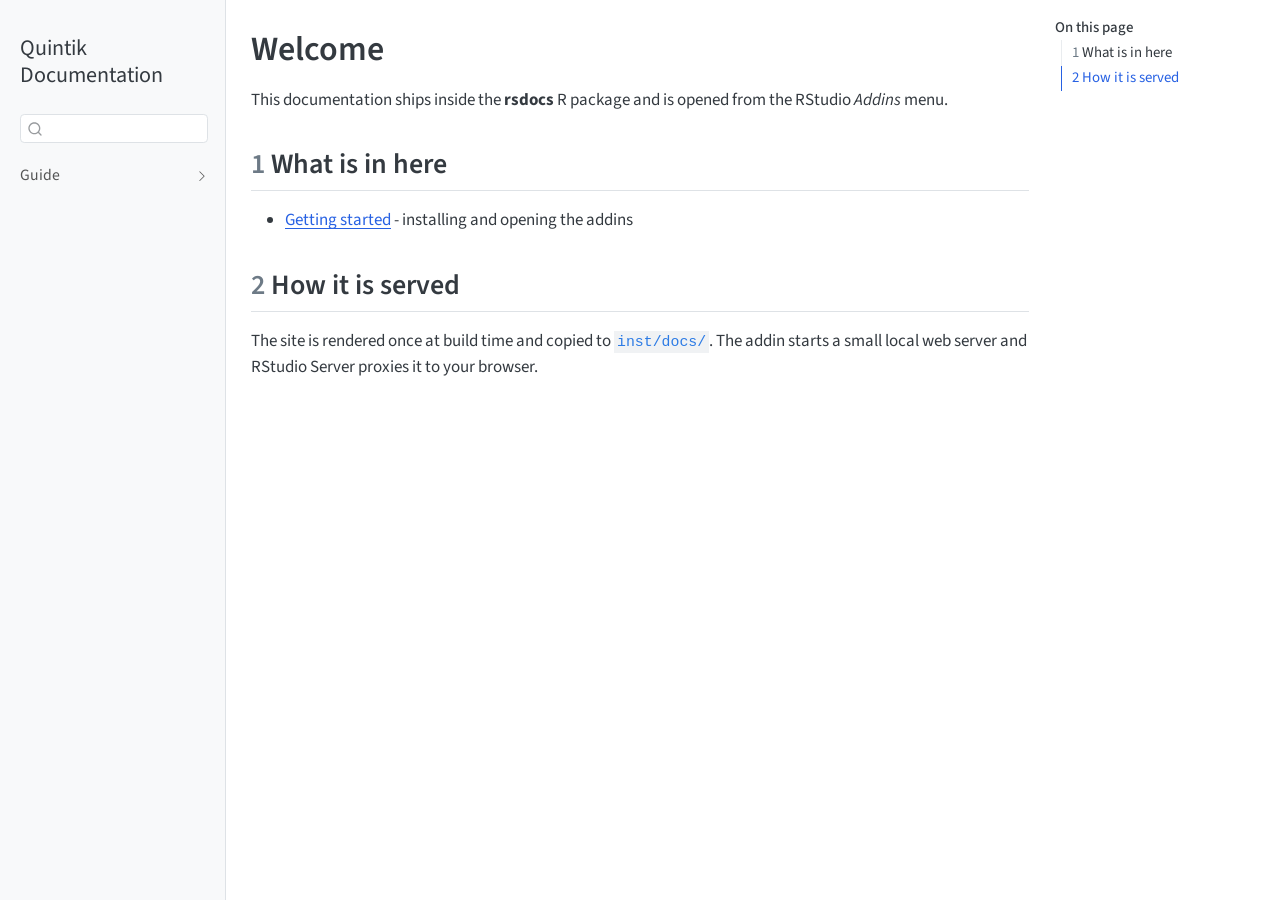
<file: inst/docs/index.html>
<!DOCTYPE html>
<html xmlns="http://www.w3.org/1999/xhtml" lang="en" xml:lang="en"><head>

<meta charset="utf-8">
<meta name="generator" content="quarto-1.9.37">

<meta name="viewport" content="width=device-width, initial-scale=1.0, user-scalable=yes">


<title>Welcome – Quintik Documentation</title>
<style>
/* Default styles provided by pandoc.
** See https://pandoc.org/MANUAL.html#variables-for-html for config info.
*/
code{white-space: pre-wrap;}
span.smallcaps{font-variant: small-caps;}
div.columns{display: flex; gap: min(4vw, 1.5em);}
div.column{flex: auto; overflow-x: auto;}
div.hanging-indent{margin-left: 1.5em; text-indent: -1.5em;}
ul.task-list{list-style: none;}
ul.task-list li input[type="checkbox"] {
  width: 0.8em;
  margin: 0 0.8em 0.2em -1em; /* quarto-specific, see https://github.com/quarto-dev/quarto-cli/issues/4556 */ 
  vertical-align: middle;
}
</style>


<script src="site_libs/quarto-nav/quarto-nav.js"></script>
<script src="site_libs/quarto-nav/headroom.min.js"></script>
<script src="site_libs/clipboard/clipboard.min.js"></script>
<script src="site_libs/quarto-search/autocomplete.umd.js"></script>
<script src="site_libs/quarto-search/fuse.min.js"></script>
<script src="site_libs/quarto-search/quarto-search.js"></script>
<meta name="quarto:offset" content="./">
<script src="site_libs/quarto-html/quarto.js" type="module"></script>
<script src="site_libs/quarto-html/tabsets/tabsets.js" type="module"></script>
<script src="site_libs/quarto-html/popper.min.js"></script>
<script src="site_libs/quarto-html/tippy.umd.min.js"></script>
<script src="site_libs/quarto-html/anchor.min.js"></script>
<link href="site_libs/quarto-html/tippy.css" rel="stylesheet">
<link href="site_libs/quarto-html/quarto-syntax-highlighting-7f8f88aac4f3542376d5c11b86a4c14d.css" rel="stylesheet" id="quarto-text-highlighting-styles">
<script src="site_libs/bootstrap/bootstrap.min.js"></script>
<link href="site_libs/bootstrap/bootstrap-icons.css" rel="stylesheet">
<link href="site_libs/bootstrap/bootstrap-1f89071b5050a14ca1d87dfc5f82549c.min.css" rel="stylesheet" append-hash="true" id="quarto-bootstrap" data-mode="light">
<script id="quarto-search-options" type="application/json">{
  "location": "sidebar",
  "copy-button": false,
  "collapse-after": 3,
  "panel-placement": "start",
  "type": "textbox",
  "limit": 50,
  "keyboard-shortcut": [
    "f",
    "/",
    "s"
  ],
  "show-item-context": false,
  "language": {
    "search-no-results-text": "No results",
    "search-matching-documents-text": "matching documents",
    "search-copy-link-title": "Copy link to search",
    "search-hide-matches-text": "Hide additional matches",
    "search-more-match-text": "more match in this document",
    "search-more-matches-text": "more matches in this document",
    "search-clear-button-title": "Clear",
    "search-text-placeholder": "",
    "search-detached-cancel-button-title": "Cancel",
    "search-submit-button-title": "Submit",
    "search-label": "Search"
  }
}</script>


<link rel="stylesheet" href="styles.css">
</head>

<body class="nav-sidebar docked quarto-light">

<div id="quarto-search-results"></div>
  <header id="quarto-header" class="headroom fixed-top">
  <nav class="quarto-secondary-nav">
    <div class="container-fluid d-flex">
      <button type="button" class="quarto-btn-toggle btn" data-bs-toggle="collapse" role="button" data-bs-target=".quarto-sidebar-collapse-item" aria-controls="quarto-sidebar" aria-expanded="false" aria-label="Toggle sidebar navigation" onclick="if (window.quartoToggleHeadroom) { window.quartoToggleHeadroom(); }">
        <i class="bi bi-layout-text-sidebar-reverse"></i>
      </button>
        <nav class="quarto-page-breadcrumbs" aria-label="breadcrumb"><ol class="breadcrumb"><li class="breadcrumb-item">
      Quintik Documentation
      </li></ol></nav>
        <a class="flex-grow-1" role="navigation" data-bs-toggle="collapse" data-bs-target=".quarto-sidebar-collapse-item" aria-controls="quarto-sidebar" aria-expanded="false" aria-label="Toggle sidebar navigation" onclick="if (window.quartoToggleHeadroom) { window.quartoToggleHeadroom(); }">      
        </a>
      <button type="button" class="btn quarto-search-button" aria-label="Search" onclick="window.quartoOpenSearch();">
        <i class="bi bi-search"></i>
      </button>
    </div>
  </nav>
</header>
<!-- content -->
<div id="quarto-content" class="quarto-container page-columns page-rows-contents page-layout-article">
<!-- sidebar -->
  <nav id="quarto-sidebar" class="sidebar collapse collapse-horizontal quarto-sidebar-collapse-item sidebar-navigation docked overflow-auto">
    <div class="pt-lg-2 mt-2 text-left sidebar-header">
    <div class="sidebar-title mb-0 py-0">
      <a href="./">Quintik Documentation</a> 
    </div>
      </div>
        <div class="mt-2 flex-shrink-0 align-items-center">
        <div class="sidebar-search">
        <div id="quarto-search" class="" title="Search"></div>
        </div>
        </div>
    <div class="sidebar-menu-container"> 
    <ul class="list-unstyled mt-1">
        <li class="sidebar-item sidebar-item-section">
      <div class="sidebar-item-container"> 
            <a class="sidebar-item-text sidebar-link text-start collapsed" data-bs-toggle="collapse" data-bs-target="#quarto-sidebar-section-1" role="navigation" aria-expanded="false">
 <span class="menu-text">Guide</span></a>
          <a class="sidebar-item-toggle text-start collapsed" data-bs-toggle="collapse" data-bs-target="#quarto-sidebar-section-1" role="navigation" aria-expanded="false" aria-label="Toggle section">
            <i class="bi bi-chevron-right ms-2"></i>
          </a> 
      </div>
      <ul id="quarto-sidebar-section-1" class="collapse list-unstyled sidebar-section depth1 ">  
          <li class="sidebar-item">
  <div class="sidebar-item-container"> 
  <a href="./guide/getting-started.html" class="sidebar-item-text sidebar-link">
 <span class="menu-text">Getting started</span></a>
  </div>
</li>
      </ul>
  </li>
    </ul>
    </div>
</nav>
<div id="quarto-sidebar-glass" class="quarto-sidebar-collapse-item" data-bs-toggle="collapse" data-bs-target=".quarto-sidebar-collapse-item"></div>
<!-- margin-sidebar -->
    <div id="quarto-margin-sidebar" class="sidebar margin-sidebar">
        <nav id="TOC" role="doc-toc" class="toc-active">
    <h2 id="toc-title">On this page</h2>
   
  <ul>
  <li><a href="#what-is-in-here" id="toc-what-is-in-here" class="nav-link active" data-scroll-target="#what-is-in-here"><span class="header-section-number">1</span> What is in here</a></li>
  <li><a href="#how-it-is-served" id="toc-how-it-is-served" class="nav-link" data-scroll-target="#how-it-is-served"><span class="header-section-number">2</span> How it is served</a></li>
  </ul>
</nav>
    </div>
<!-- main -->
<main class="content" id="quarto-document-content">

<header id="title-block-header" class="quarto-title-block default">
<div class="quarto-title">
<h1 class="title">Welcome</h1>
</div>



<div class="quarto-title-meta">

    
  
    
  </div>
  


</header>


<p>This documentation ships inside the <strong>rsdocs</strong> R package and is opened from the RStudio <em>Addins</em> menu.</p>
<section id="what-is-in-here" class="level2" data-number="1">
<h2 data-number="1" class="anchored" data-anchor-id="what-is-in-here"><span class="header-section-number">1</span> What is in here</h2>
<ul>
<li><a href="./guide/getting-started.html">Getting started</a> - installing and opening the addins</li>
</ul>
</section>
<section id="how-it-is-served" class="level2" data-number="2">
<h2 data-number="2" class="anchored" data-anchor-id="how-it-is-served"><span class="header-section-number">2</span> How it is served</h2>
<p>The site is rendered once at build time and copied to <code>inst/docs/</code>. The addin starts a small local web server and RStudio Server proxies it to your browser.</p>


</section>

</main> <!-- /main -->
<script id="quarto-html-after-body" type="application/javascript">
  window.document.addEventListener("DOMContentLoaded", function (event) {
    const icon = "";
    const anchorJS = new window.AnchorJS();
    anchorJS.options = {
      placement: 'right',
      icon: icon
    };
    anchorJS.add('.anchored');
    const isCodeAnnotation = (el) => {
      for (const clz of el.classList) {
        if (clz.startsWith('code-annotation-')) {                     
          return true;
        }
      }
      return false;
    }
    const onCopySuccess = function(e) {
      // button target
      const button = e.trigger;
      // don't keep focus
      button.blur();
      // flash "checked"
      button.classList.add('code-copy-button-checked');
      var currentTitle = button.getAttribute("title");
      button.setAttribute("title", "Copied!");
      let tooltip;
      if (window.bootstrap) {
        button.setAttribute("data-bs-toggle", "tooltip");
        button.setAttribute("data-bs-placement", "left");
        button.setAttribute("data-bs-title", "Copied!");
        tooltip = new bootstrap.Tooltip(button, 
          { trigger: "manual", 
            customClass: "code-copy-button-tooltip",
            offset: [0, -8]});
        tooltip.show();    
      }
      setTimeout(function() {
        if (tooltip) {
          tooltip.hide();
          button.removeAttribute("data-bs-title");
          button.removeAttribute("data-bs-toggle");
          button.removeAttribute("data-bs-placement");
        }
        button.setAttribute("title", currentTitle);
        button.classList.remove('code-copy-button-checked');
      }, 1000);
      // clear code selection
      e.clearSelection();
    }
    const getTextToCopy = function(trigger) {
      const outerScaffold = trigger.parentElement.cloneNode(true);
      const codeEl = outerScaffold.querySelector('code');
      for (const childEl of codeEl.children) {
        if (isCodeAnnotation(childEl)) {
          childEl.remove();
        }
      }
      return codeEl.innerText;
    }
    const clipboard = new window.ClipboardJS('.code-copy-button:not([data-in-quarto-modal])', {
      text: getTextToCopy
    });
    clipboard.on('success', onCopySuccess);
    if (window.document.getElementById('quarto-embedded-source-code-modal')) {
      const clipboardModal = new window.ClipboardJS('.code-copy-button[data-in-quarto-modal]', {
        text: getTextToCopy,
        container: window.document.getElementById('quarto-embedded-source-code-modal')
      });
      clipboardModal.on('success', onCopySuccess);
    }
      var localhostRegex = new RegExp(/^(?:http|https):\/\/localhost\:?[0-9]*\//);
      var mailtoRegex = new RegExp(/^mailto:/);
        var filterRegex = new RegExp('/' + window.location.host + '/');
      var isInternal = (href) => {
          return filterRegex.test(href) || localhostRegex.test(href) || mailtoRegex.test(href);
      }
      // Inspect non-navigation links and adorn them if external
     var links = window.document.querySelectorAll('a[href]:not(.nav-link):not(.navbar-brand):not(.toc-action):not(.sidebar-link):not(.sidebar-item-toggle):not(.pagination-link):not(.no-external):not([aria-hidden]):not(.dropdown-item):not(.quarto-navigation-tool):not(.about-link)');
      for (var i=0; i<links.length; i++) {
        const link = links[i];
        if (!isInternal(link.href)) {
          // undo the damage that might have been done by quarto-nav.js in the case of
          // links that we want to consider external
          if (link.dataset.originalHref !== undefined) {
            link.href = link.dataset.originalHref;
          }
        }
      }
    function tippyHover(el, contentFn, onTriggerFn, onUntriggerFn) {
      const config = {
        allowHTML: true,
        maxWidth: 500,
        delay: 100,
        arrow: false,
        appendTo: function(el) {
            return el.parentElement;
        },
        interactive: true,
        interactiveBorder: 10,
        theme: 'quarto',
        placement: 'bottom-start',
      };
      if (contentFn) {
        config.content = contentFn;
      }
      if (onTriggerFn) {
        config.onTrigger = onTriggerFn;
      }
      if (onUntriggerFn) {
        config.onUntrigger = onUntriggerFn;
      }
      window.tippy(el, config); 
    }
    const noterefs = window.document.querySelectorAll('a[role="doc-noteref"]');
    for (var i=0; i<noterefs.length; i++) {
      const ref = noterefs[i];
      tippyHover(ref, function() {
        // use id or data attribute instead here
        let href = ref.getAttribute('data-footnote-href') || ref.getAttribute('href');
        try { href = new URL(href).hash; } catch {}
        const id = href.replace(/^#\/?/, "");
        const note = window.document.getElementById(id);
        if (note) {
          return note.innerHTML;
        } else {
          return "";
        }
      });
    }
    const xrefs = window.document.querySelectorAll('a.quarto-xref');
    const processXRef = (id, note) => {
      // Strip column container classes
      const stripColumnClz = (el) => {
        el.classList.remove("page-full", "page-columns");
        if (el.children) {
          for (const child of el.children) {
            stripColumnClz(child);
          }
        }
      }
      stripColumnClz(note)
      if (id === null || id.startsWith('sec-')) {
        // Special case sections, only their first couple elements
        const container = document.createElement("div");
        if (note.children && note.children.length > 2) {
          container.appendChild(note.children[0].cloneNode(true));
          for (let i = 1; i < note.children.length; i++) {
            const child = note.children[i];
            if (child.tagName === "P" && child.innerText === "") {
              continue;
            } else {
              container.appendChild(child.cloneNode(true));
              break;
            }
          }
          if (window.Quarto?.typesetMath) {
            window.Quarto.typesetMath(container);
          }
          return container.innerHTML
        } else {
          if (window.Quarto?.typesetMath) {
            window.Quarto.typesetMath(note);
          }
          return note.innerHTML;
        }
      } else {
        // Remove any anchor links if they are present
        const anchorLink = note.querySelector('a.anchorjs-link');
        if (anchorLink) {
          anchorLink.remove();
        }
        if (window.Quarto?.typesetMath) {
          window.Quarto.typesetMath(note);
        }
        if (note.classList.contains("callout")) {
          return note.outerHTML;
        } else {
          return note.innerHTML;
        }
      }
    }
    for (var i=0; i<xrefs.length; i++) {
      const xref = xrefs[i];
      tippyHover(xref, undefined, function(instance) {
        instance.disable();
        let url = xref.getAttribute('href');
        let hash = undefined; 
        if (url.startsWith('#')) {
          hash = url;
        } else {
          try { hash = new URL(url).hash; } catch {}
        }
        if (hash) {
          const id = hash.replace(/^#\/?/, "");
          const note = window.document.getElementById(id);
          if (note !== null) {
            try {
              const html = processXRef(id, note.cloneNode(true));
              instance.setContent(html);
            } finally {
              instance.enable();
              instance.show();
            }
          } else {
            // See if we can fetch this
            fetch(url.split('#')[0])
            .then(res => res.text())
            .then(html => {
              const parser = new DOMParser();
              const htmlDoc = parser.parseFromString(html, "text/html");
              const note = htmlDoc.getElementById(id);
              if (note !== null) {
                const html = processXRef(id, note);
                instance.setContent(html);
              } 
            }).finally(() => {
              instance.enable();
              instance.show();
            });
          }
        } else {
          // See if we can fetch a full url (with no hash to target)
          // This is a special case and we should probably do some content thinning / targeting
          fetch(url)
          .then(res => res.text())
          .then(html => {
            const parser = new DOMParser();
            const htmlDoc = parser.parseFromString(html, "text/html");
            const note = htmlDoc.querySelector('main.content');
            if (note !== null) {
              // This should only happen for chapter cross references
              // (since there is no id in the URL)
              // remove the first header
              if (note.children.length > 0 && note.children[0].tagName === "HEADER") {
                note.children[0].remove();
              }
              const html = processXRef(null, note);
              instance.setContent(html);
            } 
          }).finally(() => {
            instance.enable();
            instance.show();
          });
        }
      }, function(instance) {
      });
    }
        let selectedAnnoteEl;
        const selectorForAnnotation = ( cell, annotation) => {
          let cellAttr = 'data-code-cell="' + cell + '"';
          let lineAttr = 'data-code-annotation="' +  annotation + '"';
          const selector = 'span[' + cellAttr + '][' + lineAttr + ']';
          return selector;
        }
        const selectCodeLines = (annoteEl) => {
          const doc = window.document;
          const targetCell = annoteEl.getAttribute("data-target-cell");
          const targetAnnotation = annoteEl.getAttribute("data-target-annotation");
          const annoteSpan = window.document.querySelector(selectorForAnnotation(targetCell, targetAnnotation));
          const lines = annoteSpan.getAttribute("data-code-lines").split(",");
          const lineIds = lines.map((line) => {
            return targetCell + "-" + line;
          })
          let top = null;
          let height = null;
          let parent = null;
          if (lineIds.length > 0) {
              //compute the position of the single el (top and bottom and make a div)
              const el = window.document.getElementById(lineIds[0]);
              top = el.offsetTop;
              height = el.offsetHeight;
              parent = el.parentElement.parentElement;
            if (lineIds.length > 1) {
              const lastEl = window.document.getElementById(lineIds[lineIds.length - 1]);
              const bottom = lastEl.offsetTop + lastEl.offsetHeight;
              height = bottom - top;
            }
            if (top !== null && height !== null && parent !== null) {
              // cook up a div (if necessary) and position it 
              let div = window.document.getElementById("code-annotation-line-highlight");
              if (div === null) {
                div = window.document.createElement("div");
                div.setAttribute("id", "code-annotation-line-highlight");
                div.style.position = 'absolute';
                parent.appendChild(div);
              }
              div.style.top = top - 2 + "px";
              div.style.height = height + 4 + "px";
              div.style.left = 0;
              let gutterDiv = window.document.getElementById("code-annotation-line-highlight-gutter");
              if (gutterDiv === null) {
                gutterDiv = window.document.createElement("div");
                gutterDiv.setAttribute("id", "code-annotation-line-highlight-gutter");
                gutterDiv.style.position = 'absolute';
                const codeCell = window.document.getElementById(targetCell);
                const gutter = codeCell.querySelector('.code-annotation-gutter');
                gutter.appendChild(gutterDiv);
              }
              gutterDiv.style.top = top - 2 + "px";
              gutterDiv.style.height = height + 4 + "px";
            }
            selectedAnnoteEl = annoteEl;
          }
        };
        const unselectCodeLines = () => {
          const elementsIds = ["code-annotation-line-highlight", "code-annotation-line-highlight-gutter"];
          elementsIds.forEach((elId) => {
            const div = window.document.getElementById(elId);
            if (div) {
              div.remove();
            }
          });
          selectedAnnoteEl = undefined;
        };
          // Handle positioning of the toggle
      window.addEventListener(
        "resize",
        throttle(() => {
          elRect = undefined;
          if (selectedAnnoteEl) {
            selectCodeLines(selectedAnnoteEl);
          }
        }, 10)
      );
      function throttle(fn, ms) {
      let throttle = false;
      let timer;
        return (...args) => {
          if(!throttle) { // first call gets through
              fn.apply(this, args);
              throttle = true;
          } else { // all the others get throttled
              if(timer) clearTimeout(timer); // cancel #2
              timer = setTimeout(() => {
                fn.apply(this, args);
                timer = throttle = false;
              }, ms);
          }
        };
      }
        // Attach click handler to the DT
        const annoteDls = window.document.querySelectorAll('dt[data-target-cell]');
        for (const annoteDlNode of annoteDls) {
          annoteDlNode.addEventListener('click', (event) => {
            const clickedEl = event.target;
            if (clickedEl !== selectedAnnoteEl) {
              unselectCodeLines();
              const activeEl = window.document.querySelector('dt[data-target-cell].code-annotation-active');
              if (activeEl) {
                activeEl.classList.remove('code-annotation-active');
              }
              selectCodeLines(clickedEl);
              clickedEl.classList.add('code-annotation-active');
            } else {
              // Unselect the line
              unselectCodeLines();
              clickedEl.classList.remove('code-annotation-active');
            }
          });
        }
    const findCites = (el) => {
      const parentEl = el.parentElement;
      if (parentEl) {
        const cites = parentEl.dataset.cites;
        if (cites) {
          return {
            el,
            cites: cites.split(' ')
          };
        } else {
          return findCites(el.parentElement)
        }
      } else {
        return undefined;
      }
    };
    var bibliorefs = window.document.querySelectorAll('a[role="doc-biblioref"]');
    for (var i=0; i<bibliorefs.length; i++) {
      const ref = bibliorefs[i];
      const citeInfo = findCites(ref);
      if (citeInfo) {
        tippyHover(citeInfo.el, function() {
          var popup = window.document.createElement('div');
          citeInfo.cites.forEach(function(cite) {
            var citeDiv = window.document.createElement('div');
            citeDiv.classList.add('hanging-indent');
            citeDiv.classList.add('csl-entry');
            var biblioDiv = window.document.getElementById('ref-' + cite);
            if (biblioDiv) {
              citeDiv.innerHTML = biblioDiv.innerHTML;
            }
            popup.appendChild(citeDiv);
          });
          return popup.innerHTML;
        });
      }
    }
  });
  </script>
</div> <!-- /content -->




</body></html>
</file>
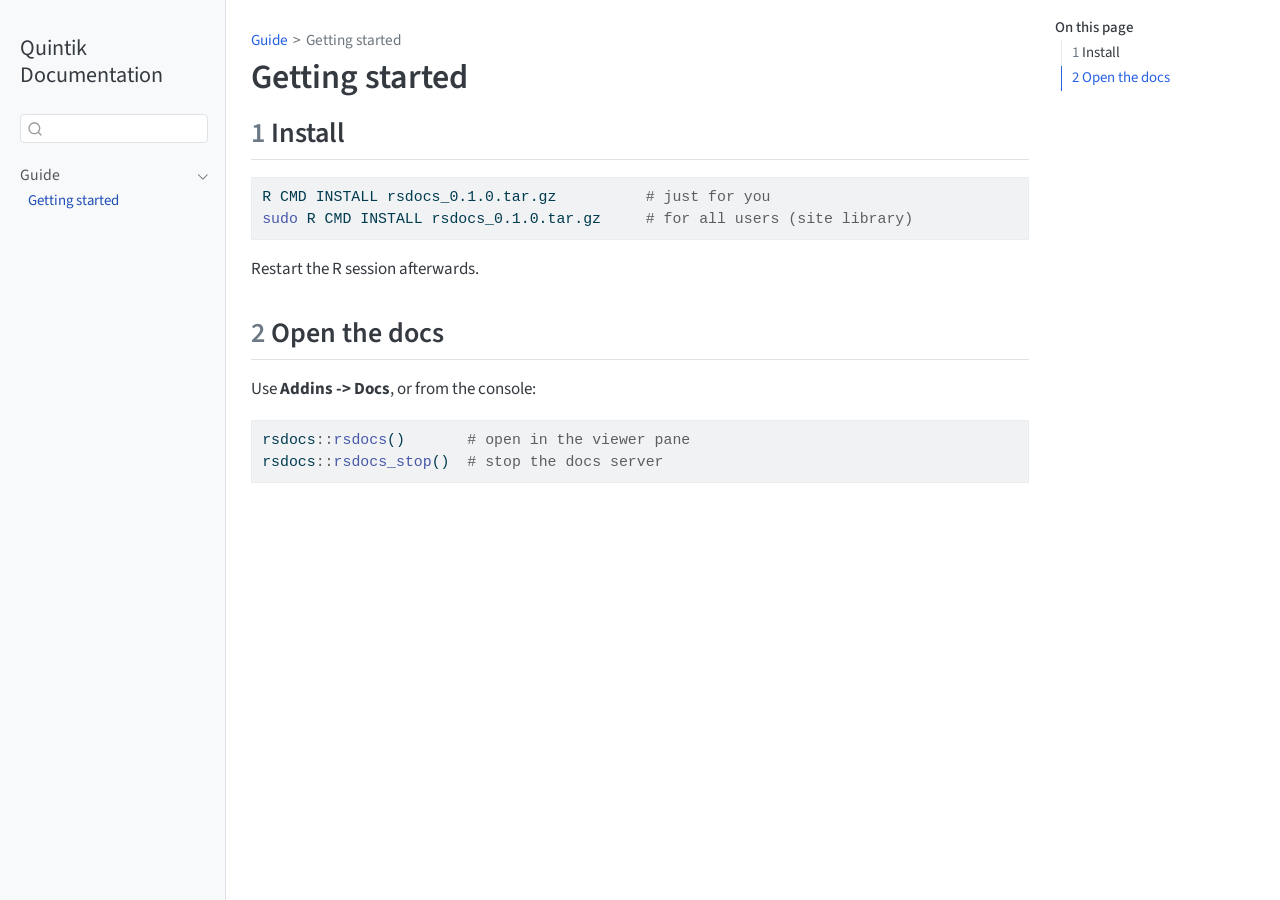
<file: inst/docs/guide/getting-started.html>
<!DOCTYPE html>
<html xmlns="http://www.w3.org/1999/xhtml" lang="en" xml:lang="en"><head>

<meta charset="utf-8">
<meta name="generator" content="quarto-1.9.37">

<meta name="viewport" content="width=device-width, initial-scale=1.0, user-scalable=yes">


<title>Getting started – Quintik Documentation</title>
<style>
/* Default styles provided by pandoc.
** See https://pandoc.org/MANUAL.html#variables-for-html for config info.
*/
code{white-space: pre-wrap;}
span.smallcaps{font-variant: small-caps;}
div.columns{display: flex; gap: min(4vw, 1.5em);}
div.column{flex: auto; overflow-x: auto;}
div.hanging-indent{margin-left: 1.5em; text-indent: -1.5em;}
ul.task-list{list-style: none;}
ul.task-list li input[type="checkbox"] {
  width: 0.8em;
  margin: 0 0.8em 0.2em -1em; /* quarto-specific, see https://github.com/quarto-dev/quarto-cli/issues/4556 */ 
  vertical-align: middle;
}
/* CSS for syntax highlighting */
html { -webkit-text-size-adjust: 100%; }
pre > code.sourceCode { white-space: pre; position: relative; }
pre > code.sourceCode > span { display: inline-block; line-height: 1.25; }
pre > code.sourceCode > span:empty { height: 1.2em; }
.sourceCode { overflow: visible; }
code.sourceCode > span { color: inherit; text-decoration: inherit; }
div.sourceCode { margin: 1em 0; }
pre.sourceCode { margin: 0; }
@media screen {
div.sourceCode { overflow: auto; }
}
@media print {
pre > code.sourceCode { white-space: pre-wrap; }
pre > code.sourceCode > span { text-indent: -5em; padding-left: 5em; }
}
pre.numberSource code
  { counter-reset: source-line 0; }
pre.numberSource code > span
  { position: relative; left: -4em; counter-increment: source-line; }
pre.numberSource code > span > a:first-child::before
  { content: counter(source-line);
    position: relative; left: -1em; text-align: right; vertical-align: baseline;
    border: none; display: inline-block;
    -webkit-touch-callout: none; -webkit-user-select: none;
    -khtml-user-select: none; -moz-user-select: none;
    -ms-user-select: none; user-select: none;
    padding: 0 4px; width: 4em;
  }
pre.numberSource { margin-left: 3em;  padding-left: 4px; }
div.sourceCode
  {   }
@media screen {
pre > code.sourceCode > span > a:first-child::before { text-decoration: underline; }
}
</style>


<script src="../site_libs/quarto-nav/quarto-nav.js"></script>
<script src="../site_libs/quarto-nav/headroom.min.js"></script>
<script src="../site_libs/clipboard/clipboard.min.js"></script>
<script src="../site_libs/quarto-search/autocomplete.umd.js"></script>
<script src="../site_libs/quarto-search/fuse.min.js"></script>
<script src="../site_libs/quarto-search/quarto-search.js"></script>
<meta name="quarto:offset" content="../">
<script src="../site_libs/quarto-html/quarto.js" type="module"></script>
<script src="../site_libs/quarto-html/tabsets/tabsets.js" type="module"></script>
<script src="../site_libs/quarto-html/popper.min.js"></script>
<script src="../site_libs/quarto-html/tippy.umd.min.js"></script>
<script src="../site_libs/quarto-html/anchor.min.js"></script>
<link href="../site_libs/quarto-html/tippy.css" rel="stylesheet">
<link href="../site_libs/quarto-html/quarto-syntax-highlighting-7f8f88aac4f3542376d5c11b86a4c14d.css" rel="stylesheet" id="quarto-text-highlighting-styles">
<script src="../site_libs/bootstrap/bootstrap.min.js"></script>
<link href="../site_libs/bootstrap/bootstrap-icons.css" rel="stylesheet">
<link href="../site_libs/bootstrap/bootstrap-1f89071b5050a14ca1d87dfc5f82549c.min.css" rel="stylesheet" append-hash="true" id="quarto-bootstrap" data-mode="light">
<script id="quarto-search-options" type="application/json">{
  "location": "sidebar",
  "copy-button": false,
  "collapse-after": 3,
  "panel-placement": "start",
  "type": "textbox",
  "limit": 50,
  "keyboard-shortcut": [
    "f",
    "/",
    "s"
  ],
  "show-item-context": false,
  "language": {
    "search-no-results-text": "No results",
    "search-matching-documents-text": "matching documents",
    "search-copy-link-title": "Copy link to search",
    "search-hide-matches-text": "Hide additional matches",
    "search-more-match-text": "more match in this document",
    "search-more-matches-text": "more matches in this document",
    "search-clear-button-title": "Clear",
    "search-text-placeholder": "",
    "search-detached-cancel-button-title": "Cancel",
    "search-submit-button-title": "Submit",
    "search-label": "Search"
  }
}</script>


<link rel="stylesheet" href="../styles.css">
</head>

<body class="nav-sidebar docked quarto-light">

<div id="quarto-search-results"></div>
  <header id="quarto-header" class="headroom fixed-top">
  <nav class="quarto-secondary-nav">
    <div class="container-fluid d-flex">
      <button type="button" class="quarto-btn-toggle btn" data-bs-toggle="collapse" role="button" data-bs-target=".quarto-sidebar-collapse-item" aria-controls="quarto-sidebar" aria-expanded="false" aria-label="Toggle sidebar navigation" onclick="if (window.quartoToggleHeadroom) { window.quartoToggleHeadroom(); }">
        <i class="bi bi-layout-text-sidebar-reverse"></i>
      </button>
        <nav class="quarto-page-breadcrumbs" aria-label="breadcrumb"><ol class="breadcrumb"><li class="breadcrumb-item"><a href="../guide/getting-started.html">Guide</a></li><li class="breadcrumb-item"><a href="../guide/getting-started.html">Getting started</a></li></ol></nav>
        <a class="flex-grow-1" role="navigation" data-bs-toggle="collapse" data-bs-target=".quarto-sidebar-collapse-item" aria-controls="quarto-sidebar" aria-expanded="false" aria-label="Toggle sidebar navigation" onclick="if (window.quartoToggleHeadroom) { window.quartoToggleHeadroom(); }">      
        </a>
      <button type="button" class="btn quarto-search-button" aria-label="Search" onclick="window.quartoOpenSearch();">
        <i class="bi bi-search"></i>
      </button>
    </div>
  </nav>
</header>
<!-- content -->
<div id="quarto-content" class="quarto-container page-columns page-rows-contents page-layout-article">
<!-- sidebar -->
  <nav id="quarto-sidebar" class="sidebar collapse collapse-horizontal quarto-sidebar-collapse-item sidebar-navigation docked overflow-auto">
    <div class="pt-lg-2 mt-2 text-left sidebar-header">
    <div class="sidebar-title mb-0 py-0">
      <a href="../">Quintik Documentation</a> 
    </div>
      </div>
        <div class="mt-2 flex-shrink-0 align-items-center">
        <div class="sidebar-search">
        <div id="quarto-search" class="" title="Search"></div>
        </div>
        </div>
    <div class="sidebar-menu-container"> 
    <ul class="list-unstyled mt-1">
        <li class="sidebar-item sidebar-item-section">
      <div class="sidebar-item-container"> 
            <a class="sidebar-item-text sidebar-link text-start" data-bs-toggle="collapse" data-bs-target="#quarto-sidebar-section-1" role="navigation" aria-expanded="true">
 <span class="menu-text">Guide</span></a>
          <a class="sidebar-item-toggle text-start" data-bs-toggle="collapse" data-bs-target="#quarto-sidebar-section-1" role="navigation" aria-expanded="true" aria-label="Toggle section">
            <i class="bi bi-chevron-right ms-2"></i>
          </a> 
      </div>
      <ul id="quarto-sidebar-section-1" class="collapse list-unstyled sidebar-section depth1 show">  
          <li class="sidebar-item">
  <div class="sidebar-item-container"> 
  <a href="../guide/getting-started.html" class="sidebar-item-text sidebar-link active">
 <span class="menu-text">Getting started</span></a>
  </div>
</li>
      </ul>
  </li>
    </ul>
    </div>
</nav>
<div id="quarto-sidebar-glass" class="quarto-sidebar-collapse-item" data-bs-toggle="collapse" data-bs-target=".quarto-sidebar-collapse-item"></div>
<!-- margin-sidebar -->
    <div id="quarto-margin-sidebar" class="sidebar margin-sidebar">
        <nav id="TOC" role="doc-toc" class="toc-active">
    <h2 id="toc-title">On this page</h2>
   
  <ul>
  <li><a href="#install" id="toc-install" class="nav-link active" data-scroll-target="#install"><span class="header-section-number">1</span> Install</a></li>
  <li><a href="#open-the-docs" id="toc-open-the-docs" class="nav-link" data-scroll-target="#open-the-docs"><span class="header-section-number">2</span> Open the docs</a></li>
  </ul>
</nav>
    </div>
<!-- main -->
<main class="content" id="quarto-document-content">

<header id="title-block-header" class="quarto-title-block default"><nav class="quarto-page-breadcrumbs quarto-title-breadcrumbs d-none d-lg-block" aria-label="breadcrumb"><ol class="breadcrumb"><li class="breadcrumb-item"><a href="../guide/getting-started.html">Guide</a></li><li class="breadcrumb-item"><a href="../guide/getting-started.html">Getting started</a></li></ol></nav>
<div class="quarto-title">
<h1 class="title">Getting started</h1>
</div>



<div class="quarto-title-meta">

    
  
    
  </div>
  


</header>


<section id="install" class="level2" data-number="1">
<h2 data-number="1" class="anchored" data-anchor-id="install"><span class="header-section-number">1</span> Install</h2>
<div class="code-copy-outer-scaffold"><div class="sourceCode" id="cb1"><pre class="sourceCode bash code-with-copy"><code class="sourceCode bash"><span id="cb1-1"><a href="#cb1-1" aria-hidden="true" tabindex="-1"></a><span class="ex">R</span> CMD INSTALL rsdocs_0.1.0.tar.gz          <span class="co"># just for you</span></span>
<span id="cb1-2"><a href="#cb1-2" aria-hidden="true" tabindex="-1"></a><span class="fu">sudo</span> R CMD INSTALL rsdocs_0.1.0.tar.gz     <span class="co"># for all users (site library)</span></span></code></pre></div><button title="Copy to Clipboard" class="code-copy-button"><i class="bi"></i></button></div>
<p>Restart the R session afterwards.</p>
</section>
<section id="open-the-docs" class="level2" data-number="2">
<h2 data-number="2" class="anchored" data-anchor-id="open-the-docs"><span class="header-section-number">2</span> Open the docs</h2>
<p>Use <strong>Addins -&gt; Docs</strong>, or from the console:</p>
<div class="code-copy-outer-scaffold"><div class="sourceCode" id="cb2"><pre class="sourceCode r code-with-copy"><code class="sourceCode r"><span id="cb2-1"><a href="#cb2-1" aria-hidden="true" tabindex="-1"></a>rsdocs<span class="sc">::</span><span class="fu">rsdocs</span>()       <span class="co"># open in the viewer pane</span></span>
<span id="cb2-2"><a href="#cb2-2" aria-hidden="true" tabindex="-1"></a>rsdocs<span class="sc">::</span><span class="fu">rsdocs_stop</span>()  <span class="co"># stop the docs server</span></span></code></pre></div><button title="Copy to Clipboard" class="code-copy-button"><i class="bi"></i></button></div>


</section>

</main> <!-- /main -->
<script id="quarto-html-after-body" type="application/javascript">
  window.document.addEventListener("DOMContentLoaded", function (event) {
    const icon = "";
    const anchorJS = new window.AnchorJS();
    anchorJS.options = {
      placement: 'right',
      icon: icon
    };
    anchorJS.add('.anchored');
    const isCodeAnnotation = (el) => {
      for (const clz of el.classList) {
        if (clz.startsWith('code-annotation-')) {                     
          return true;
        }
      }
      return false;
    }
    const onCopySuccess = function(e) {
      // button target
      const button = e.trigger;
      // don't keep focus
      button.blur();
      // flash "checked"
      button.classList.add('code-copy-button-checked');
      var currentTitle = button.getAttribute("title");
      button.setAttribute("title", "Copied!");
      let tooltip;
      if (window.bootstrap) {
        button.setAttribute("data-bs-toggle", "tooltip");
        button.setAttribute("data-bs-placement", "left");
        button.setAttribute("data-bs-title", "Copied!");
        tooltip = new bootstrap.Tooltip(button, 
          { trigger: "manual", 
            customClass: "code-copy-button-tooltip",
            offset: [0, -8]});
        tooltip.show();    
      }
      setTimeout(function() {
        if (tooltip) {
          tooltip.hide();
          button.removeAttribute("data-bs-title");
          button.removeAttribute("data-bs-toggle");
          button.removeAttribute("data-bs-placement");
        }
        button.setAttribute("title", currentTitle);
        button.classList.remove('code-copy-button-checked');
      }, 1000);
      // clear code selection
      e.clearSelection();
    }
    const getTextToCopy = function(trigger) {
      const outerScaffold = trigger.parentElement.cloneNode(true);
      const codeEl = outerScaffold.querySelector('code');
      for (const childEl of codeEl.children) {
        if (isCodeAnnotation(childEl)) {
          childEl.remove();
        }
      }
      return codeEl.innerText;
    }
    const clipboard = new window.ClipboardJS('.code-copy-button:not([data-in-quarto-modal])', {
      text: getTextToCopy
    });
    clipboard.on('success', onCopySuccess);
    if (window.document.getElementById('quarto-embedded-source-code-modal')) {
      const clipboardModal = new window.ClipboardJS('.code-copy-button[data-in-quarto-modal]', {
        text: getTextToCopy,
        container: window.document.getElementById('quarto-embedded-source-code-modal')
      });
      clipboardModal.on('success', onCopySuccess);
    }
      var localhostRegex = new RegExp(/^(?:http|https):\/\/localhost\:?[0-9]*\//);
      var mailtoRegex = new RegExp(/^mailto:/);
        var filterRegex = new RegExp('/' + window.location.host + '/');
      var isInternal = (href) => {
          return filterRegex.test(href) || localhostRegex.test(href) || mailtoRegex.test(href);
      }
      // Inspect non-navigation links and adorn them if external
     var links = window.document.querySelectorAll('a[href]:not(.nav-link):not(.navbar-brand):not(.toc-action):not(.sidebar-link):not(.sidebar-item-toggle):not(.pagination-link):not(.no-external):not([aria-hidden]):not(.dropdown-item):not(.quarto-navigation-tool):not(.about-link)');
      for (var i=0; i<links.length; i++) {
        const link = links[i];
        if (!isInternal(link.href)) {
          // undo the damage that might have been done by quarto-nav.js in the case of
          // links that we want to consider external
          if (link.dataset.originalHref !== undefined) {
            link.href = link.dataset.originalHref;
          }
        }
      }
    function tippyHover(el, contentFn, onTriggerFn, onUntriggerFn) {
      const config = {
        allowHTML: true,
        maxWidth: 500,
        delay: 100,
        arrow: false,
        appendTo: function(el) {
            return el.parentElement;
        },
        interactive: true,
        interactiveBorder: 10,
        theme: 'quarto',
        placement: 'bottom-start',
      };
      if (contentFn) {
        config.content = contentFn;
      }
      if (onTriggerFn) {
        config.onTrigger = onTriggerFn;
      }
      if (onUntriggerFn) {
        config.onUntrigger = onUntriggerFn;
      }
      window.tippy(el, config); 
    }
    const noterefs = window.document.querySelectorAll('a[role="doc-noteref"]');
    for (var i=0; i<noterefs.length; i++) {
      const ref = noterefs[i];
      tippyHover(ref, function() {
        // use id or data attribute instead here
        let href = ref.getAttribute('data-footnote-href') || ref.getAttribute('href');
        try { href = new URL(href).hash; } catch {}
        const id = href.replace(/^#\/?/, "");
        const note = window.document.getElementById(id);
        if (note) {
          return note.innerHTML;
        } else {
          return "";
        }
      });
    }
    const xrefs = window.document.querySelectorAll('a.quarto-xref');
    const processXRef = (id, note) => {
      // Strip column container classes
      const stripColumnClz = (el) => {
        el.classList.remove("page-full", "page-columns");
        if (el.children) {
          for (const child of el.children) {
            stripColumnClz(child);
          }
        }
      }
      stripColumnClz(note)
      if (id === null || id.startsWith('sec-')) {
        // Special case sections, only their first couple elements
        const container = document.createElement("div");
        if (note.children && note.children.length > 2) {
          container.appendChild(note.children[0].cloneNode(true));
          for (let i = 1; i < note.children.length; i++) {
            const child = note.children[i];
            if (child.tagName === "P" && child.innerText === "") {
              continue;
            } else {
              container.appendChild(child.cloneNode(true));
              break;
            }
          }
          if (window.Quarto?.typesetMath) {
            window.Quarto.typesetMath(container);
          }
          return container.innerHTML
        } else {
          if (window.Quarto?.typesetMath) {
            window.Quarto.typesetMath(note);
          }
          return note.innerHTML;
        }
      } else {
        // Remove any anchor links if they are present
        const anchorLink = note.querySelector('a.anchorjs-link');
        if (anchorLink) {
          anchorLink.remove();
        }
        if (window.Quarto?.typesetMath) {
          window.Quarto.typesetMath(note);
        }
        if (note.classList.contains("callout")) {
          return note.outerHTML;
        } else {
          return note.innerHTML;
        }
      }
    }
    for (var i=0; i<xrefs.length; i++) {
      const xref = xrefs[i];
      tippyHover(xref, undefined, function(instance) {
        instance.disable();
        let url = xref.getAttribute('href');
        let hash = undefined; 
        if (url.startsWith('#')) {
          hash = url;
        } else {
          try { hash = new URL(url).hash; } catch {}
        }
        if (hash) {
          const id = hash.replace(/^#\/?/, "");
          const note = window.document.getElementById(id);
          if (note !== null) {
            try {
              const html = processXRef(id, note.cloneNode(true));
              instance.setContent(html);
            } finally {
              instance.enable();
              instance.show();
            }
          } else {
            // See if we can fetch this
            fetch(url.split('#')[0])
            .then(res => res.text())
            .then(html => {
              const parser = new DOMParser();
              const htmlDoc = parser.parseFromString(html, "text/html");
              const note = htmlDoc.getElementById(id);
              if (note !== null) {
                const html = processXRef(id, note);
                instance.setContent(html);
              } 
            }).finally(() => {
              instance.enable();
              instance.show();
            });
          }
        } else {
          // See if we can fetch a full url (with no hash to target)
          // This is a special case and we should probably do some content thinning / targeting
          fetch(url)
          .then(res => res.text())
          .then(html => {
            const parser = new DOMParser();
            const htmlDoc = parser.parseFromString(html, "text/html");
            const note = htmlDoc.querySelector('main.content');
            if (note !== null) {
              // This should only happen for chapter cross references
              // (since there is no id in the URL)
              // remove the first header
              if (note.children.length > 0 && note.children[0].tagName === "HEADER") {
                note.children[0].remove();
              }
              const html = processXRef(null, note);
              instance.setContent(html);
            } 
          }).finally(() => {
            instance.enable();
            instance.show();
          });
        }
      }, function(instance) {
      });
    }
        let selectedAnnoteEl;
        const selectorForAnnotation = ( cell, annotation) => {
          let cellAttr = 'data-code-cell="' + cell + '"';
          let lineAttr = 'data-code-annotation="' +  annotation + '"';
          const selector = 'span[' + cellAttr + '][' + lineAttr + ']';
          return selector;
        }
        const selectCodeLines = (annoteEl) => {
          const doc = window.document;
          const targetCell = annoteEl.getAttribute("data-target-cell");
          const targetAnnotation = annoteEl.getAttribute("data-target-annotation");
          const annoteSpan = window.document.querySelector(selectorForAnnotation(targetCell, targetAnnotation));
          const lines = annoteSpan.getAttribute("data-code-lines").split(",");
          const lineIds = lines.map((line) => {
            return targetCell + "-" + line;
          })
          let top = null;
          let height = null;
          let parent = null;
          if (lineIds.length > 0) {
              //compute the position of the single el (top and bottom and make a div)
              const el = window.document.getElementById(lineIds[0]);
              top = el.offsetTop;
              height = el.offsetHeight;
              parent = el.parentElement.parentElement;
            if (lineIds.length > 1) {
              const lastEl = window.document.getElementById(lineIds[lineIds.length - 1]);
              const bottom = lastEl.offsetTop + lastEl.offsetHeight;
              height = bottom - top;
            }
            if (top !== null && height !== null && parent !== null) {
              // cook up a div (if necessary) and position it 
              let div = window.document.getElementById("code-annotation-line-highlight");
              if (div === null) {
                div = window.document.createElement("div");
                div.setAttribute("id", "code-annotation-line-highlight");
                div.style.position = 'absolute';
                parent.appendChild(div);
              }
              div.style.top = top - 2 + "px";
              div.style.height = height + 4 + "px";
              div.style.left = 0;
              let gutterDiv = window.document.getElementById("code-annotation-line-highlight-gutter");
              if (gutterDiv === null) {
                gutterDiv = window.document.createElement("div");
                gutterDiv.setAttribute("id", "code-annotation-line-highlight-gutter");
                gutterDiv.style.position = 'absolute';
                const codeCell = window.document.getElementById(targetCell);
                const gutter = codeCell.querySelector('.code-annotation-gutter');
                gutter.appendChild(gutterDiv);
              }
              gutterDiv.style.top = top - 2 + "px";
              gutterDiv.style.height = height + 4 + "px";
            }
            selectedAnnoteEl = annoteEl;
          }
        };
        const unselectCodeLines = () => {
          const elementsIds = ["code-annotation-line-highlight", "code-annotation-line-highlight-gutter"];
          elementsIds.forEach((elId) => {
            const div = window.document.getElementById(elId);
            if (div) {
              div.remove();
            }
          });
          selectedAnnoteEl = undefined;
        };
          // Handle positioning of the toggle
      window.addEventListener(
        "resize",
        throttle(() => {
          elRect = undefined;
          if (selectedAnnoteEl) {
            selectCodeLines(selectedAnnoteEl);
          }
        }, 10)
      );
      function throttle(fn, ms) {
      let throttle = false;
      let timer;
        return (...args) => {
          if(!throttle) { // first call gets through
              fn.apply(this, args);
              throttle = true;
          } else { // all the others get throttled
              if(timer) clearTimeout(timer); // cancel #2
              timer = setTimeout(() => {
                fn.apply(this, args);
                timer = throttle = false;
              }, ms);
          }
        };
      }
        // Attach click handler to the DT
        const annoteDls = window.document.querySelectorAll('dt[data-target-cell]');
        for (const annoteDlNode of annoteDls) {
          annoteDlNode.addEventListener('click', (event) => {
            const clickedEl = event.target;
            if (clickedEl !== selectedAnnoteEl) {
              unselectCodeLines();
              const activeEl = window.document.querySelector('dt[data-target-cell].code-annotation-active');
              if (activeEl) {
                activeEl.classList.remove('code-annotation-active');
              }
              selectCodeLines(clickedEl);
              clickedEl.classList.add('code-annotation-active');
            } else {
              // Unselect the line
              unselectCodeLines();
              clickedEl.classList.remove('code-annotation-active');
            }
          });
        }
    const findCites = (el) => {
      const parentEl = el.parentElement;
      if (parentEl) {
        const cites = parentEl.dataset.cites;
        if (cites) {
          return {
            el,
            cites: cites.split(' ')
          };
        } else {
          return findCites(el.parentElement)
        }
      } else {
        return undefined;
      }
    };
    var bibliorefs = window.document.querySelectorAll('a[role="doc-biblioref"]');
    for (var i=0; i<bibliorefs.length; i++) {
      const ref = bibliorefs[i];
      const citeInfo = findCites(ref);
      if (citeInfo) {
        tippyHover(citeInfo.el, function() {
          var popup = window.document.createElement('div');
          citeInfo.cites.forEach(function(cite) {
            var citeDiv = window.document.createElement('div');
            citeDiv.classList.add('hanging-indent');
            citeDiv.classList.add('csl-entry');
            var biblioDiv = window.document.getElementById('ref-' + cite);
            if (biblioDiv) {
              citeDiv.innerHTML = biblioDiv.innerHTML;
            }
            popup.appendChild(citeDiv);
          });
          return popup.innerHTML;
        });
      }
    }
  });
  </script>
</div> <!-- /content -->




</body></html>
</file>
<file: inst/docs/site_libs/quarto-html/tippy.css>
.tippy-box[data-animation=fade][data-state=hidden]{opacity:0}[data-tippy-root]{max-width:calc(100vw - 10px)}.tippy-box{position:relative;background-color:#333;color:#fff;border-radius:4px;font-size:14px;line-height:1.4;white-space:normal;outline:0;transition-property:transform,visibility,opacity}.tippy-box[data-placement^=top]>.tippy-arrow{bottom:0}.tippy-box[data-placement^=top]>.tippy-arrow:before{bottom:-7px;left:0;border-width:8px 8px 0;border-top-color:initial;transform-origin:center top}.tippy-box[data-placement^=bottom]>.tippy-arrow{top:0}.tippy-box[data-placement^=bottom]>.tippy-arrow:before{top:-7px;left:0;border-width:0 8px 8px;border-bottom-color:initial;transform-origin:center bottom}.tippy-box[data-placement^=left]>.tippy-arrow{right:0}.tippy-box[data-placement^=left]>.tippy-arrow:before{border-width:8px 0 8px 8px;border-left-color:initial;right:-7px;transform-origin:center left}.tippy-box[data-placement^=right]>.tippy-arrow{left:0}.tippy-box[data-placement^=right]>.tippy-arrow:before{left:-7px;border-width:8px 8px 8px 0;border-right-color:initial;transform-origin:center right}.tippy-box[data-inertia][data-state=visible]{transition-timing-function:cubic-bezier(.54,1.5,.38,1.11)}.tippy-arrow{width:16px;height:16px;color:#333}.tippy-arrow:before{content:"";position:absolute;border-color:transparent;border-style:solid}.tippy-content{position:relative;padding:5px 9px;z-index:1}
</file>
<file: inst/docs/site_libs/quarto-html/quarto-syntax-highlighting-7f8f88aac4f3542376d5c11b86a4c14d.css>
/* quarto syntax highlight colors */
:root {
  --quarto-hl-ot-color: #003B4F;
  --quarto-hl-at-color: #657422;
  --quarto-hl-ss-color: #20794D;
  --quarto-hl-an-color: #5E5E5E;
  --quarto-hl-fu-color: #4758AB;
  --quarto-hl-st-color: #20794D;
  --quarto-hl-cf-color: #003B4F;
  --quarto-hl-op-color: #5E5E5E;
  --quarto-hl-er-color: #AD0000;
  --quarto-hl-bn-color: #AD0000;
  --quarto-hl-al-color: #AD0000;
  --quarto-hl-va-color: #111111;
  --quarto-hl-bu-color: inherit;
  --quarto-hl-ex-color: inherit;
  --quarto-hl-pp-color: #AD0000;
  --quarto-hl-in-color: #5E5E5E;
  --quarto-hl-vs-color: #20794D;
  --quarto-hl-wa-color: #5E5E5E;
  --quarto-hl-do-color: #5E5E5E;
  --quarto-hl-im-color: #00769E;
  --quarto-hl-ch-color: #20794D;
  --quarto-hl-dt-color: #AD0000;
  --quarto-hl-fl-color: #AD0000;
  --quarto-hl-co-color: #5E5E5E;
  --quarto-hl-cv-color: #5E5E5E;
  --quarto-hl-cn-color: #8f5902;
  --quarto-hl-sc-color: #5E5E5E;
  --quarto-hl-dv-color: #AD0000;
  --quarto-hl-kw-color: #003B4F;
}

/* other quarto variables */
:root {
  --quarto-font-monospace: SFMono-Regular, Menlo, Monaco, Consolas, "Liberation Mono", "Courier New", monospace;
}

/* syntax highlight based on Pandoc's rules */
pre > code.sourceCode > span {
  color: #003B4F;
}

code.sourceCode > span {
  color: #003B4F;
}

div.sourceCode,
div.sourceCode pre.sourceCode {
  color: #003B4F;
}

/* Normal */
code span {
  color: #003B4F;
}

/* Alert */
code span.al {
  color: #AD0000;
  font-style: inherit;
}

/* Annotation */
code span.an {
  color: #5E5E5E;
  font-style: inherit;
}

/* Attribute */
code span.at {
  color: #657422;
  font-style: inherit;
}

/* BaseN */
code span.bn {
  color: #AD0000;
  font-style: inherit;
}

/* BuiltIn */
code span.bu {
  font-style: inherit;
}

/* ControlFlow */
code span.cf {
  color: #003B4F;
  font-weight: bold;
  font-style: inherit;
}

/* Char */
code span.ch {
  color: #20794D;
  font-style: inherit;
}

/* Constant */
code span.cn {
  color: #8f5902;
  font-style: inherit;
}

/* Comment */
code span.co {
  color: #5E5E5E;
  font-style: inherit;
}

/* CommentVar */
code span.cv {
  color: #5E5E5E;
  font-style: italic;
}

/* Documentation */
code span.do {
  color: #5E5E5E;
  font-style: italic;
}

/* DataType */
code span.dt {
  color: #AD0000;
  font-style: inherit;
}

/* DecVal */
code span.dv {
  color: #AD0000;
  font-style: inherit;
}

/* Error */
code span.er {
  color: #AD0000;
  font-style: inherit;
}

/* Extension */
code span.ex {
  font-style: inherit;
}

/* Float */
code span.fl {
  color: #AD0000;
  font-style: inherit;
}

/* Function */
code span.fu {
  color: #4758AB;
  font-style: inherit;
}

/* Import */
code span.im {
  color: #00769E;
  font-style: inherit;
}

/* Information */
code span.in {
  color: #5E5E5E;
  font-style: inherit;
}

/* Keyword */
code span.kw {
  color: #003B4F;
  font-weight: bold;
  font-style: inherit;
}

/* Operator */
code span.op {
  color: #5E5E5E;
  font-style: inherit;
}

/* Other */
code span.ot {
  color: #003B4F;
  font-style: inherit;
}

/* Preprocessor */
code span.pp {
  color: #AD0000;
  font-style: inherit;
}

/* SpecialChar */
code span.sc {
  color: #5E5E5E;
  font-style: inherit;
}

/* SpecialString */
code span.ss {
  color: #20794D;
  font-style: inherit;
}

/* String */
code span.st {
  color: #20794D;
  font-style: inherit;
}

/* Variable */
code span.va {
  color: #111111;
  font-style: inherit;
}

/* VerbatimString */
code span.vs {
  color: #20794D;
  font-style: inherit;
}

/* Warning */
code span.wa {
  color: #5E5E5E;
  font-style: italic;
}

.prevent-inlining {
  content: "</";
}

/*# sourceMappingURL=789ad8cd35626ba772517505b42a116e.css.map */
</file>
<file: inst/docs/styles.css>
.sidebar-title { font-weight: 600; }
code { color: #2c7be5; }
</file>
